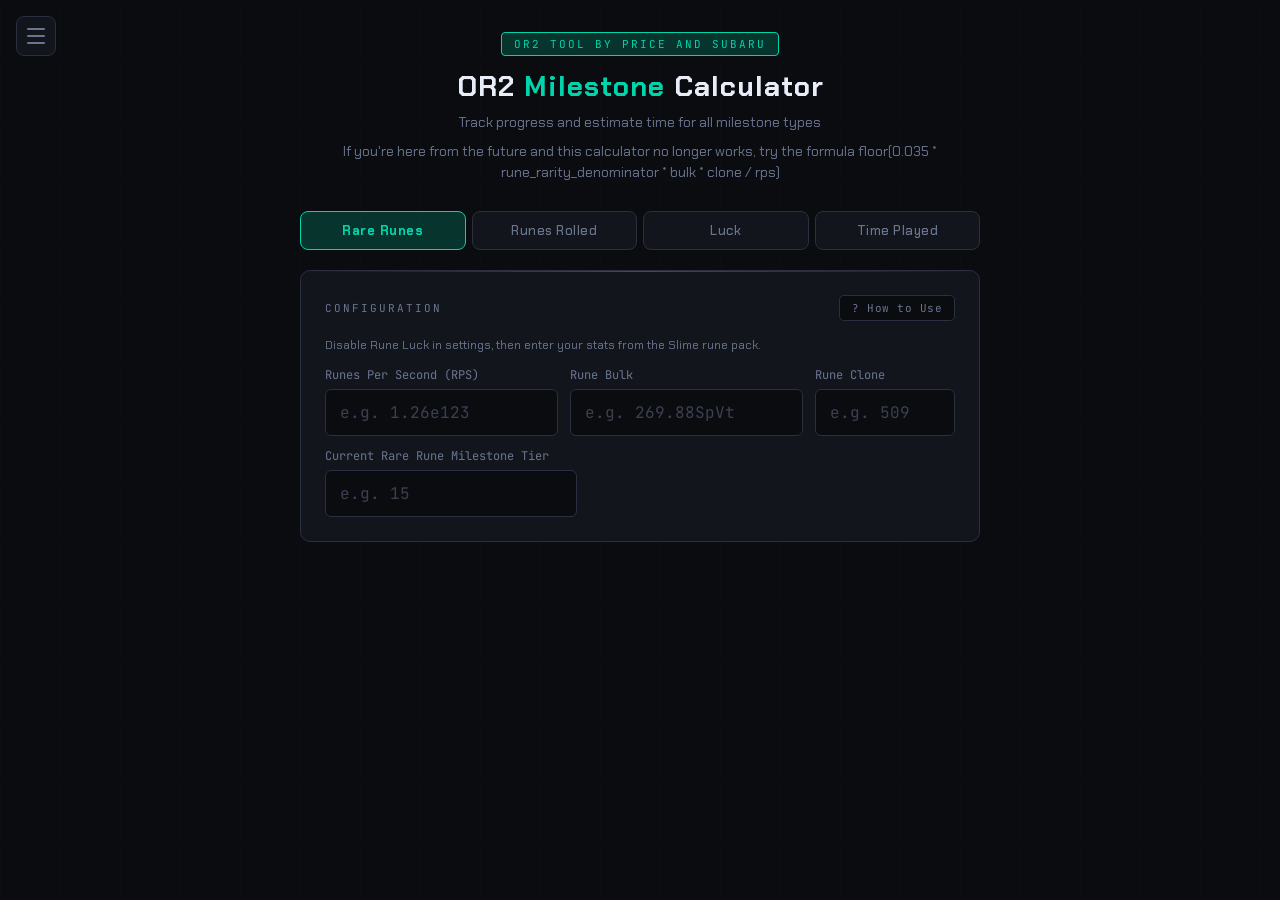
<file: MilestoneCalculator/index.html>
<!DOCTYPE html>
<html lang="en">
<head>
<meta charset="UTF-8">
<meta name="viewport" content="width=device-width, initial-scale=1.0">
<title>Milestone Calculator</title>
<meta property="og:title" content="OR2 Milestone Calculator">
<meta property="og:description" content="Calculate milestone progress for Rare Runes, Runes Rolled, Luck/Rarity, and Time Played in Omega Rarities 2.">
<meta property="og:type" content="website">
<meta name="theme-color" content="#00d4aa">
<link rel="icon" href="data:image/svg+xml,<svg xmlns='http://www.w3.org/2000/svg' viewBox='0 0 64 64'><circle cx='24' cy='20' r='12' fill='%2300d4aa'/><circle cx='40' cy='20' r='12' fill='%2300d4aa'/><circle cx='18' cy='34' r='12' fill='%2300d4aa'/><circle cx='46' cy='34' r='12' fill='%2300d4aa'/><rect x='30' y='38' width='4' height='18' rx='2' fill='%23008866' transform='rotate(8 32 47)'/></svg>">
<link href="https://fonts.googleapis.com/css2?family=Chakra+Petch:wght@400;600;700&family=JetBrains+Mono:wght@400;500;700&display=swap" rel="stylesheet">
<link rel="stylesheet" href="style.css">
</head>
<body>

<div class="sidebar-overlay" id="sidebarOverlay" onclick="toggleSidebar()"></div>
<div class="sidebar" id="sidebar">
  <div class="sidebar-header"><a href="https://pric3l3ss1.github.io/OmegaRarities2/">OR2 TOOLS</a></div>
  <a href="https://pric3l3ss1.github.io/OmegaRarities2/RuneCalculator/" class="sidebar-link">Rune Calculator</a>
  <div class="sidebar-active">Milestone Calculator</div>
</div>
<button class="menu-btn" id="menuBtn" onclick="toggleSidebar()">
  <div class="bar"></div><div class="bar"></div><div class="bar"></div>
</button>

<div class="app">
  <!-- Header -->
  <div class="header">
    <div style="margin-bottom:14px;"><div class="tag">OR2 TOOL BY PRICE AND SUBARU</div></div>
    <h1>OR2 <span>Milestone</span> Calculator</h1>
    <p>Track progress and estimate time for all milestone types</p>
    <p>If you're here from the future and this calculator no longer works, try the formula floor(0.035 * rune_rarity_denominator * bulk * clone / rps)</p>
  </div>

  <div class="tab-bar">
    <button class="tab-btn active" onclick="switchTab('rareRunes')">Rare Runes</button>
    <button class="tab-btn" onclick="switchTab('runesRolled')">Runes Rolled</button>
    <button class="tab-btn" onclick="switchTab('luck')">Luck</button>
    <button class="tab-btn" onclick="switchTab('time')">Time Played</button>
  </div>

  <div id="tab-rareRunes">

    <div class="hidden" id="tutorialModal" onclick="if(event.target===this)toggleTutorial()" style="position:fixed;inset:0;background:rgba(0,0,0,0.75);z-index:200;display:flex;align-items:center;justify-content:center;padding:20px;">
      <div style="background:var(--surface);border:1px solid var(--border-glow);border-radius:12px;max-width:560px;width:100%;max-height:85vh;overflow-y:auto;padding:28px;position:relative;scrollbar-width:thin;scrollbar-color:var(--border) transparent;">
        <button onclick="toggleTutorial()" style="position:absolute;top:16px;right:16px;background:var(--bg);border:1px solid var(--border);border-radius:6px;color:var(--text-dim);font-size:18px;width:32px;height:32px;cursor:pointer;display:flex;align-items:center;justify-content:center;">x</button>
        <h2 style="font-size:20px;color:var(--text-bright);margin-bottom:16px;">How to Use This Tool</h2>

        <h3 style="font-size:14px;color:var(--accent);margin:18px 0 8px;font-family:'JetBrains Mono',monospace;letter-spacing:1px;text-transform:uppercase;">What You Need</h3>
        <ol style="padding-left:20px;font-size:13px;color:var(--text);line-height:1.7;">
          <li style="margin-bottom:8px;">Go to <span style="color:var(--accent);font-weight:600;">Settings</span> and <span style="color:var(--yellow);font-weight:600;">disable Rune Luck</span>.</li>
          <li style="margin-bottom:8px;">Enter your <span style="color:var(--accent);font-weight:600;">RPS</span> (visible on screen), your current rare rune milestone tier, your <span style="color:var(--accent);font-weight:600;">Rune Bulk</span> (from your Profile), and your <span style="color:var(--accent);font-weight:600;">Rune Clone</span> count.</li>
          <li style="margin-bottom:8px;">Set your bulk to the amount it shows, and farm the rune it says to farm. (e.g., Genesis Slime)</li>
        </ol>

        <h3 style="font-size:14px;color:var(--accent);margin:18px 0 8px;font-family:'JetBrains Mono',monospace;letter-spacing:1px;text-transform:uppercase;">Tier Projections</h3>
        <p style="font-size:13px;color:var(--text);line-height:1.7;">Each rare rune milestone tier increases your Rune Speed by 1.13×. The projections table shows what your perfect bulk will be at each future tier, accounting for the speed increase. You should update your bulk after tiering up if your rare rune milestone is no longer increasing.</p>

        <h3 style="font-size:14px;color:var(--accent);margin:18px 0 8px;font-family:'JetBrains Mono',monospace;letter-spacing:1px;text-transform:uppercase;">Thank you</h3>
        <p style="font-size:13px;color:var(--text);line-height:1.7;">Thank you Subaru for helping me make this calculator way more efficient.</p>

        <div style="background:var(--bg);border:1px solid var(--border);border-radius:6px;padding:12px 14px;margin:12px 0;font-size:12px;color:var(--text-dim);line-height:1.6;">
          <strong style="color:var(--yellow);">Important:</strong> Make sure to press ENTER after typing your bulk, otherwise it won't save.
        </div>
      </div>
    </div>

    <div class="panel">
      <div class="panel-title" style="display:flex;justify-content:space-between;align-items:center;">
        <span>Configuration</span>
        <button onclick="toggleTutorial()" style="font-family:'JetBrains Mono',monospace;font-size:11px;padding:5px 12px;border-radius:5px;border:1px solid var(--border);background:var(--bg);color:var(--text-dim);cursor:pointer;letter-spacing:0.5px;">? How to Use</button>
      </div>
      <div style="font-size:12px;color:var(--text-dim);margin-bottom:14px;">Disable Rune Luck in settings, then enter your stats from the Slime rune pack.</div>
      <div class="input-row">
        <div class="input-group">
          <label>Runes Per Second (RPS)</label>
          <input type="text" id="rr-rps" placeholder="e.g. 1.26e123" autocomplete="off" oninput="rrCalc()">
        </div>
        <div class="input-group">
          <label>Rune Bulk</label>
          <input type="text" id="rr-bulk" placeholder="e.g. 269.88SpVt" autocomplete="off" oninput="rrCalc()">
        </div>
        <div class="input-group" style="flex:0.4">
          <label>Rune Clone</label>
          <input type="text" id="rr-clone" placeholder="e.g. 509" autocomplete="off" oninput="rrCalc()">
        </div>
      </div>
      <div class="input-row" style="margin-top:12px;">
        <div class="input-group" style="flex:0.4">
          <label>Current Rare Rune Milestone Tier</label>
          <input type="text" placeholder="e.g. 15" id="rr-tierInput" value="" autocomplete="off" oninput="rrCalc()">
        </div>
      </div>
    </div>

    <div class="hidden" id="rr-resultPanel">
      <div class="summary-banner" id="rr-resultBanner"></div>
      <div class="panel">
        <div class="panel-title">Projected Bulk Per Tier</div>
        <div style="font-size:12px;color:var(--text-dim);margin-bottom:14px;">Each tier multiplies rune speed by 1.13×, so your perfect bulk decreases at each tier-up.</div>
        <div class="tier-table" id="rr-projectionsTable"></div>
      </div>
    </div>
  </div>

  <div id="tab-runesRolled" class="hidden">
    <div class="panel">
      <div class="panel-title">Configuration</div>
      <div class="input-row">
        <div class="input-group">
          <label>Current Runes Rolled</label>
          <input type="text" id="rolled-current" placeholder="e.g. 6.4e96" autocomplete="off" oninput="rolledCalc()">
        </div>
        <div class="input-group">
          <label>Runes Per Second (RPS)</label>
          <input type="text" id="rolled-rps" placeholder="e.g. 2.8B" autocomplete="off" oninput="rolledCalc()">
        </div>
      </div>
    </div>
    <div id="rolled-results">
      <div class="summary-banner" id="rolled-summary"></div>
      <div class="panel">
        <div class="panel-title">Tier Breakdown</div>
        <div class="tier-table" id="rolled-table"></div>
      </div>
    </div>
  </div>

  <div id="tab-luck" class="hidden">
    <div class="panel">
      <div class="panel-title">Configuration</div>
      <div class="input-row">
        <div class="input-group">
          <label>Current Rarity</label>
          <input type="text" id="luck-rarity" placeholder="e.g. 739" autocomplete="off" oninput="luckCalc()">
        </div>
      </div>
    </div>
    <div id="luck-results">
      <div class="summary-banner" id="luck-summary"></div>
      <div class="panel">
        <div class="panel-title">Tier Breakdown</div>
        <div style="font-size:12px;color:var(--text-dim);margin-bottom:14px;">Each tier requires a specific rarity level. Boost: 3^(tier-1) Luck multiplier.</div>
        <div class="tier-table" id="luck-table"></div>
      </div>
    </div>
  </div>

  <div id="tab-time" class="hidden">
    <div class="panel">
      <div class="panel-title">Configuration</div>
      <div class="input-row">
        <div class="input-group">
          <label>Time Played (e.g. 10d8h43m8s, or 857342)</label>
          <input type="text" id="time-current" placeholder="e.g. 10d8h43m or 857342" autocomplete="off" oninput="timeCalc()">
        </div>
      </div>
    </div>
    <div id="time-results">
      <div class="summary-banner" id="time-summary"></div>
      <div class="panel">
        <div class="panel-title">Tier Breakdown</div>
        <div style="font-size:12px;color:var(--text-dim);margin-bottom:14px;">Each tier grants +1 Walkspeed. Fixed time thresholds.</div>
        <div class="tier-table" id="time-table"></div>
      </div>
    </div>
  </div>

</div>

<script src="script.js"></script>
</body>
</html>
</file>
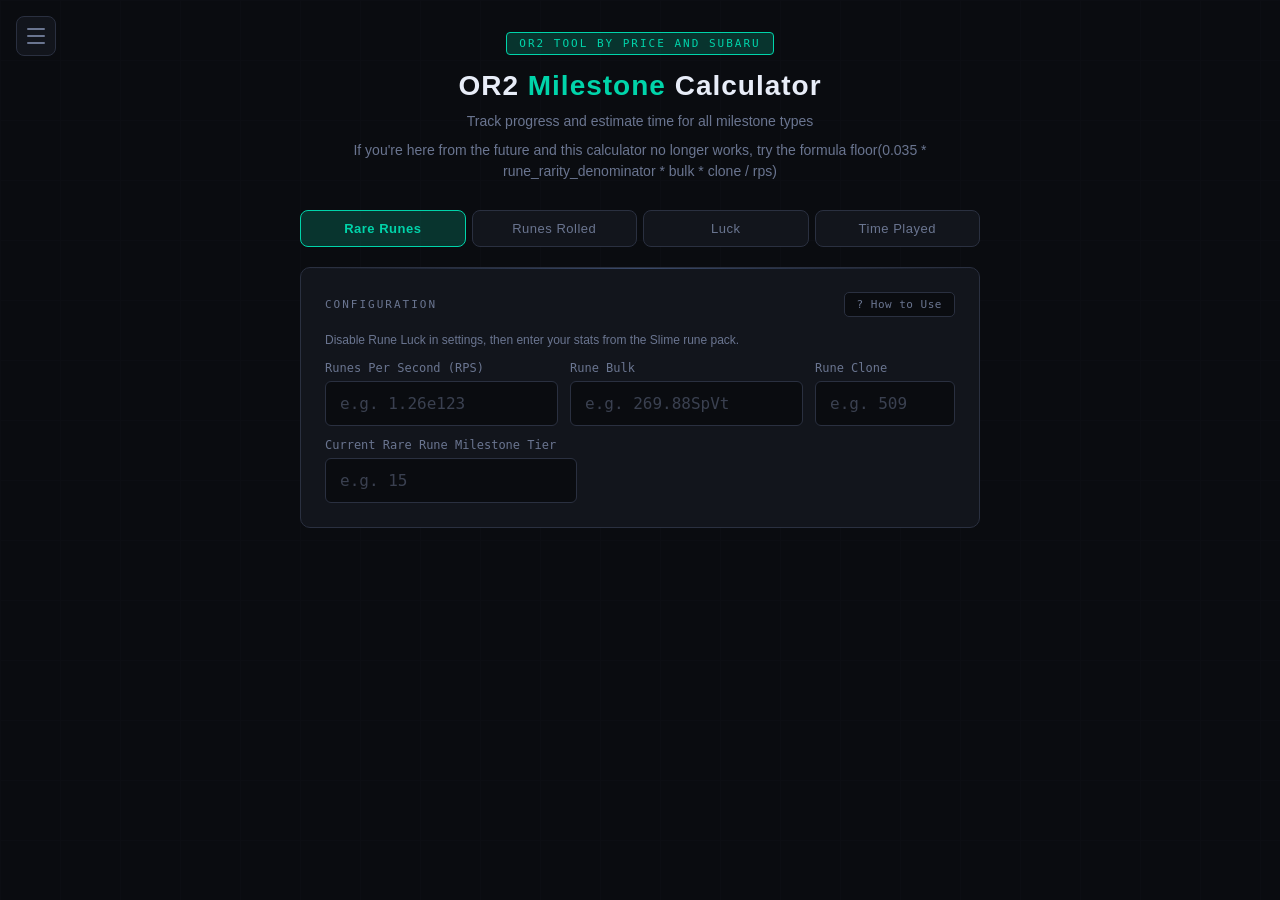
<file: RareRuneCalc/index.html>
<!DOCTYPE html>
<html>
<head>
  <meta http-equiv="refresh" content="0; url=https://pric3l3ss1.github.io/OmegaRarities2/MilestoneCalculator/">
  <script>window.location.href = "https://pric3l3ss1.github.io/OmegaRarities2/MilestoneCalculator/";</script>
</head>
<body></body>
</html>
</file>
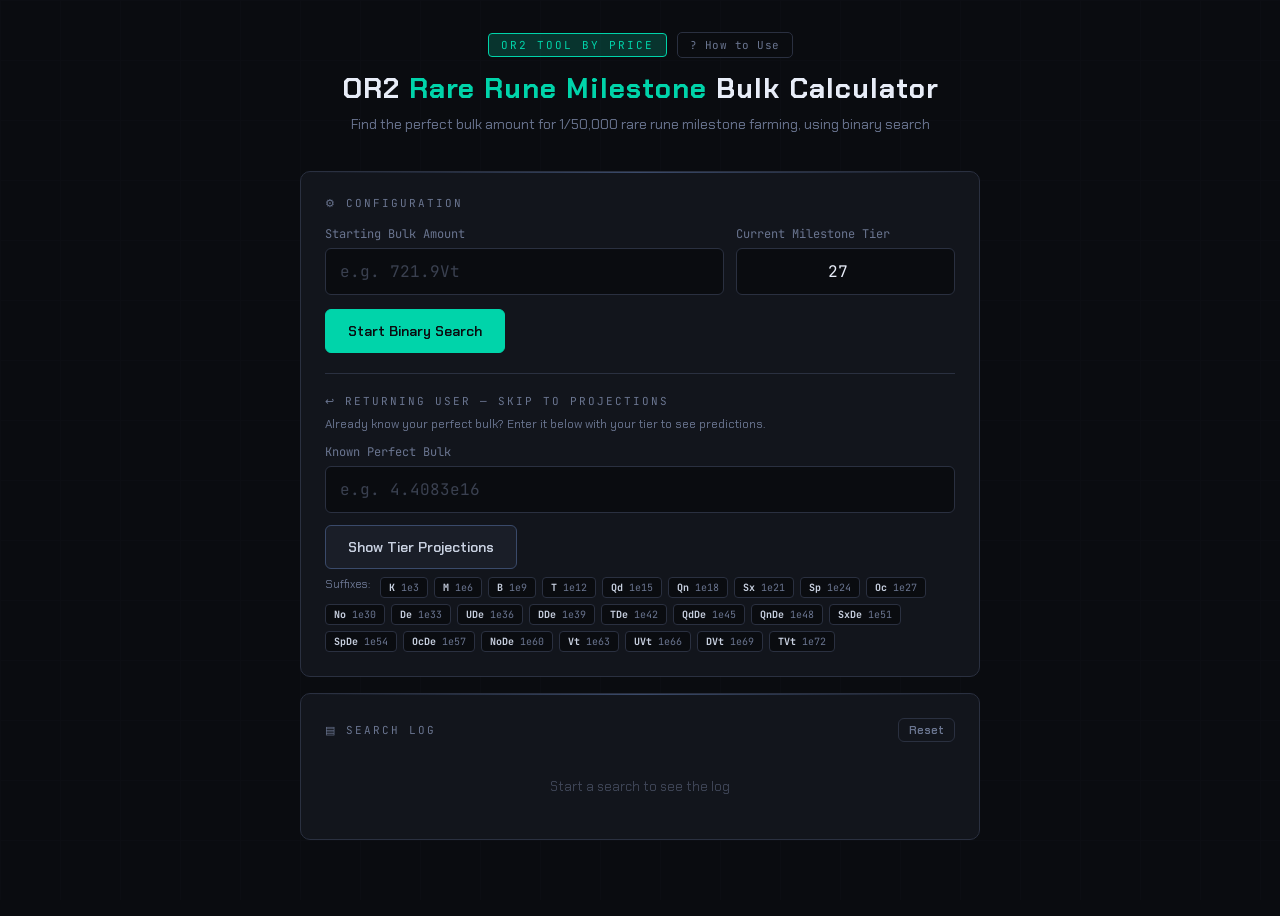
<file: omega-rarities-bulk-finder.html>
<!DOCTYPE html>
<html lang="en">
<head>
<meta charset="UTF-8">
<meta name="viewport" content="width=device-width, initial-scale=1.0">
<title>OR2 TOOL — Rare Rune Milestone Bulk Calculator</title>
<link href="https://fonts.googleapis.com/css2?family=Chakra+Petch:wght@400;600;700&family=JetBrains+Mono:wght@400;500;700&display=swap" rel="stylesheet">
<style>
  :root {
    --bg: #0a0c10;
    --surface: #12151c;
    --surface2: #1a1e28;
    --border: #2a3040;
    --border-glow: #3a4a6a;
    --text: #c8d0e0;
    --text-dim: #6a7590;
    --text-bright: #e8edf8;
    --accent: #00d4aa;
    --accent-dim: #00d4aa33;
    --accent-glow: #00d4aa66;
    --red: #ff4466;
    --red-dim: #ff446633;
    --yellow: #ffaa22;
    --yellow-dim: #ffaa2233;
    --blue: #4488ff;
    --blue-dim: #4488ff22;
  }

  * { margin: 0; padding: 0; box-sizing: border-box; }

  body {
    background: var(--bg);
    color: var(--text);
    font-family: 'Chakra Petch', sans-serif;
    min-height: 100vh;
    overflow-x: hidden;
  }

  /* Subtle grid bg */
  body::before {
    content: '';
    position: fixed;
    inset: 0;
    background-image:
      linear-gradient(var(--border) 1px, transparent 1px),
      linear-gradient(90deg, var(--border) 1px, transparent 1px);
    background-size: 60px 60px;
    opacity: 0.08;
    pointer-events: none;
    z-index: 0;
  }

  .app {
    position: relative;
    z-index: 1;
    max-width: 720px;
    margin: 0 auto;
    padding: 32px 20px 60px;
  }

  /* Header */
  .header {
    text-align: center;
    margin-bottom: 36px;
  }

  .header .tag {
    display: inline-block;
    font-family: 'JetBrains Mono', monospace;
    font-size: 11px;
    letter-spacing: 2px;
    text-transform: uppercase;
    color: var(--accent);
    background: var(--accent-dim);
    border: 1px solid var(--accent);
    border-radius: 4px;
    padding: 4px 12px;
  }

  .header h1 {
    font-size: 28px;
    font-weight: 700;
    color: var(--text-bright);
    letter-spacing: 1px;
    line-height: 1.2;
  }

  .header h1 span {
    color: var(--accent);
  }

  .header p {
    margin-top: 8px;
    font-size: 14px;
    color: var(--text-dim);
    line-height: 1.5;
  }

  /* Panels */
  .panel {
    background: var(--surface);
    border: 1px solid var(--border);
    border-radius: 10px;
    padding: 24px;
    margin-bottom: 16px;
    position: relative;
    overflow: hidden;
  }

  .panel::before {
    content: '';
    position: absolute;
    top: 0; left: 0; right: 0;
    height: 1px;
    background: linear-gradient(90deg, transparent, var(--border-glow), transparent);
  }

  .panel-title {
    font-family: 'JetBrains Mono', monospace;
    font-size: 11px;
    letter-spacing: 2px;
    text-transform: uppercase;
    color: var(--text-dim);
    margin-bottom: 16px;
  }

  /* Input row */
  .input-row {
    display: flex;
    gap: 12px;
    align-items: flex-end;
  }

  .input-group {
    flex: 1;
  }

  .input-group label {
    display: block;
    font-size: 12px;
    color: var(--text-dim);
    margin-bottom: 6px;
    font-family: 'JetBrains Mono', monospace;
  }

  .input-group input {
    width: 100%;
    background: var(--bg);
    border: 1px solid var(--border);
    border-radius: 6px;
    padding: 12px 14px;
    font-family: 'JetBrains Mono', monospace;
    font-size: 16px;
    color: var(--text-bright);
    outline: none;
    transition: border-color 0.2s;
  }

  .input-group input:focus {
    border-color: var(--accent);
    box-shadow: 0 0 0 3px var(--accent-dim);
  }

  .input-group input::placeholder {
    color: var(--text-dim);
    opacity: 0.5;
  }

  .btn {
    font-family: 'Chakra Petch', sans-serif;
    font-weight: 600;
    font-size: 14px;
    padding: 12px 22px;
    border-radius: 6px;
    border: 1px solid;
    cursor: pointer;
    transition: all 0.15s;
    white-space: nowrap;
  }

  .btn:active { transform: scale(0.97); }

  .btn-primary {
    background: var(--accent);
    border-color: var(--accent);
    color: var(--bg);
  }
  .btn-primary:hover { box-shadow: 0 0 16px var(--accent-glow); }

  .btn-reset {
    background: transparent;
    border-color: var(--border);
    color: var(--text-dim);
  }
  .btn-reset:hover { border-color: var(--text-dim); color: var(--text); }

  /* Search state */
  .search-state {
    display: flex;
    align-items: center;
    gap: 16px;
    padding: 16px 20px;
    background: var(--surface2);
    border-radius: 8px;
    margin-bottom: 20px;
  }

  .current-test {
    flex: 1;
  }

  .current-test .label {
    font-size: 11px;
    font-family: 'JetBrains Mono', monospace;
    color: var(--text-dim);
    letter-spacing: 1px;
    text-transform: uppercase;
  }

  .current-test .value {
    font-family: 'JetBrains Mono', monospace;
    font-size: 26px;
    font-weight: 700;
    color: var(--accent);
    margin-top: 2px;
  }

  .current-test .raw {
    font-family: 'JetBrains Mono', monospace;
    font-size: 11px;
    color: var(--text-dim);
    margin-top: 2px;
  }

  .step-badge {
    font-family: 'JetBrains Mono', monospace;
    font-size: 12px;
    color: var(--text-dim);
    background: var(--bg);
    border: 1px solid var(--border);
    border-radius: 6px;
    padding: 6px 12px;
    text-align: center;
    line-height: 1.4;
  }
  .step-badge strong {
    display: block;
    font-size: 20px;
    color: var(--text-bright);
  }

  /* Range bar */
  .range-bar {
    margin-bottom: 20px;
  }

  .range-labels {
    display: flex;
    justify-content: space-between;
    font-family: 'JetBrains Mono', monospace;
    font-size: 11px;
    color: var(--text-dim);
    margin-bottom: 6px;
  }

  .range-track {
    position: relative;
    height: 8px;
    background: var(--bg);
    border-radius: 4px;
    overflow: hidden;
  }

  .range-fill {
    position: absolute;
    height: 100%;
    background: linear-gradient(90deg, var(--red), var(--yellow), var(--accent));
    border-radius: 4px;
    transition: left 0.3s, width 0.3s;
  }

  .range-marker {
    position: absolute;
    top: -4px;
    width: 3px;
    height: 16px;
    background: var(--text-bright);
    border-radius: 2px;
    transform: translateX(-50%);
    transition: left 0.3s;
    box-shadow: 0 0 8px rgba(255,255,255,0.3);
  }

  /* Buttons row */
  .decision-row {
    display: flex;
    gap: 12px;
  }

  .btn-too-low {
    flex: 1;
    background: var(--red-dim);
    border-color: var(--red);
    color: var(--red);
    font-size: 15px;
    padding: 14px;
  }
  .btn-too-low:hover { background: #ff446644; box-shadow: 0 0 12px var(--red-dim); }

  .btn-perfect {
    flex: 1;
    background: var(--accent-dim);
    border-color: var(--accent);
    color: var(--accent);
    font-size: 15px;
    padding: 14px;
  }
  .btn-perfect:hover { background: #00d4aa44; box-shadow: 0 0 12px var(--accent-dim); }

  .btn-too-high {
    flex: 1;
    background: var(--yellow-dim);
    border-color: var(--yellow);
    color: var(--yellow);
    font-size: 15px;
    padding: 14px;
  }
  .btn-too-high:hover { background: #ffaa2244; box-shadow: 0 0 12px var(--yellow-dim); }

  /* Log */
  .log {
    max-height: 300px;
    overflow-y: auto;
    scrollbar-width: thin;
    scrollbar-color: var(--border) transparent;
  }

  .log-entry {
    display: flex;
    align-items: center;
    gap: 12px;
    padding: 10px 0;
    border-bottom: 1px solid var(--border);
    font-family: 'JetBrains Mono', monospace;
    font-size: 13px;
    animation: fadeIn 0.2s ease;
  }

  .log-entry:last-child { border-bottom: none; }

  @keyframes fadeIn {
    from { opacity: 0; transform: translateY(-4px); }
    to { opacity: 1; transform: translateY(0); }
  }

  .log-step {
    color: var(--text-dim);
    min-width: 24px;
    text-align: center;
  }

  .log-value {
    flex: 1;
    color: var(--text-bright);
  }

  .log-result {
    font-size: 11px;
    letter-spacing: 1px;
    text-transform: uppercase;
    padding: 3px 8px;
    border-radius: 4px;
    font-weight: 600;
  }

  .log-result.low {
    color: var(--red);
    background: var(--red-dim);
  }
  .log-result.high {
    color: var(--yellow);
    background: var(--yellow-dim);
  }
  .log-result.found {
    color: var(--accent);
    background: var(--accent-dim);
  }

  .empty-log {
    text-align: center;
    color: var(--text-dim);
    font-size: 13px;
    padding: 20px;
    opacity: 0.5;
  }

  /* Found state */
  .found-banner {
    text-align: center;
    padding: 28px 20px;
    background: linear-gradient(135deg, #00d4aa11, #00d4aa22);
    border: 1px solid var(--accent);
    border-radius: 10px;
    margin-bottom: 16px;
    animation: glowPulse 2s ease-in-out infinite;
  }

  @keyframes glowPulse {
    0%, 100% { box-shadow: 0 0 20px var(--accent-dim); }
    50% { box-shadow: 0 0 40px var(--accent-glow); }
  }

  .found-banner .icon { font-size: 32px; margin-bottom: 8px; }
  .found-banner h2 {
    font-size: 20px;
    color: var(--accent);
    margin-bottom: 4px;
  }
  .found-banner .bulk-value {
    font-family: 'JetBrains Mono', monospace;
    font-size: 32px;
    font-weight: 700;
    color: var(--text-bright);
    margin: 8px 0;
  }
  .found-banner .raw-value {
    font-family: 'JetBrains Mono', monospace;
    font-size: 13px;
    color: var(--text-dim);
  }

  .btn-copy {
    font-family: 'JetBrains Mono', monospace;
    font-size: 11px;
    padding: 5px 10px;
    border-radius: 5px;
    border: 1px solid var(--border);
    background: var(--bg);
    color: var(--text-dim);
    cursor: pointer;
    transition: all 0.15s;
    white-space: nowrap;
    flex-shrink: 0;
  }
  .btn-copy:hover {
    border-color: var(--accent);
    color: var(--accent);
  }
  .btn-copy.copied {
    border-color: var(--accent);
    color: var(--accent);
    background: var(--accent-dim);
  }

  .btn-refine {
    margin-top: 16px;
    font-family: 'Chakra Petch', sans-serif;
    font-weight: 600;
    font-size: 13px;
    padding: 10px 20px;
    border-radius: 6px;
    border: 1px solid var(--border-glow);
    background: var(--surface2);
    color: var(--text);
    cursor: pointer;
    transition: all 0.15s;
  }
  .btn-refine:hover {
    border-color: var(--accent);
    color: var(--accent);
    box-shadow: 0 0 12px var(--accent-dim);
  }

  /* Info panel */
  .info-grid {
    display: grid;
    grid-template-columns: 1fr 1fr;
    gap: 12px;
  }

  .info-item {
    background: var(--bg);
    border-radius: 6px;
    padding: 12px;
  }

  .info-item .label {
    font-size: 11px;
    font-family: 'JetBrains Mono', monospace;
    color: var(--text-dim);
    letter-spacing: 1px;
    text-transform: uppercase;
  }

  .info-item .val {
    font-family: 'JetBrains Mono', monospace;
    font-size: 15px;
    color: var(--text-bright);
    margin-top: 4px;
  }

  /* Suffix reference */
  .suffix-ref {
    margin-top: 8px;
    display: flex;
    flex-wrap: wrap;
    gap: 6px;
  }

  .suffix-chip {
    font-family: 'JetBrains Mono', monospace;
    font-size: 10px;
    background: var(--bg);
    border: 1px solid var(--border);
    border-radius: 4px;
    padding: 3px 8px;
    color: var(--text-dim);
  }

  .suffix-chip strong {
    color: var(--text);
  }

  /* Projections table */
  .projections-table {
    display: flex;
    flex-direction: column;
    gap: 2px;
  }

  .proj-row {
    display: flex;
    align-items: center;
    gap: 8px;
    padding: 9px 12px;
    background: var(--bg);
    border-radius: 6px;
    font-family: 'JetBrains Mono', monospace;
    font-size: 13px;
  }

  .proj-row.current {
    background: var(--accent-dim);
    border: 1px solid var(--accent);
  }

  .proj-tier {
    min-width: 52px;
    color: var(--text-dim);
    font-size: 12px;
  }

  .proj-tier strong {
    color: var(--text-bright);
  }

  .proj-bulk {
    flex: 1;
    color: var(--accent);
    font-weight: 500;
  }

  .proj-short {
    color: var(--text-dim);
    font-size: 11px;
    min-width: 70px;
    text-align: right;
  }

  .proj-multi {
    color: var(--text-dim);
    font-size: 11px;
    min-width: 60px;
    text-align: right;
  }

  .proj-runes {
    color: var(--yellow);
    font-size: 11px;
    min-width: 72px;
    text-align: right;
    opacity: 0.85;
  }

  .proj-row.current .proj-tier { color: var(--accent); }
  .proj-row.current .proj-bulk { color: var(--text-bright); }

  .hidden { display: none !important; }

  .divider {
    height: 1px;
    background: var(--border);
    margin: 20px 0;
    position: relative;
  }

  .btn-secondary {
    font-family: 'Chakra Petch', sans-serif;
    font-weight: 600;
    font-size: 14px;
    padding: 12px 22px;
    border-radius: 6px;
    border: 1px solid var(--border-glow);
    background: var(--surface2);
    color: var(--text);
    cursor: pointer;
    transition: all 0.15s;
  }
  .btn-secondary:hover {
    border-color: var(--accent);
    color: var(--accent);
    box-shadow: 0 0 12px var(--accent-dim);
  }
  .btn-secondary:active { transform: scale(0.97); }

  /* Tutorial modal */
  .modal-overlay {
    position: fixed;
    inset: 0;
    background: rgba(0,0,0,0.75);
    z-index: 100;
    display: flex;
    align-items: center;
    justify-content: center;
    padding: 20px;
    animation: fadeOverlay 0.2s ease;
  }

  @keyframes fadeOverlay {
    from { opacity: 0; }
    to { opacity: 1; }
  }

  .modal {
    background: var(--surface);
    border: 1px solid var(--border-glow);
    border-radius: 12px;
    max-width: 560px;
    width: 100%;
    max-height: 85vh;
    overflow-y: auto;
    padding: 28px;
    position: relative;
    animation: slideUp 0.25s ease;
    scrollbar-width: thin;
    scrollbar-color: var(--border) transparent;
  }

  @keyframes slideUp {
    from { opacity: 0; transform: translateY(16px); }
    to { opacity: 1; transform: translateY(0); }
  }

  .modal-close {
    position: absolute;
    top: 16px;
    right: 16px;
    background: var(--bg);
    border: 1px solid var(--border);
    border-radius: 6px;
    color: var(--text-dim);
    font-size: 18px;
    width: 32px;
    height: 32px;
    cursor: pointer;
    display: flex;
    align-items: center;
    justify-content: center;
    transition: all 0.15s;
  }
  .modal-close:hover { border-color: var(--text-dim); color: var(--text); }

  .modal h2 {
    font-size: 20px;
    color: var(--text-bright);
    margin-bottom: 16px;
  }

  .modal h3 {
    font-size: 14px;
    color: var(--accent);
    margin: 18px 0 8px;
    font-family: 'JetBrains Mono', monospace;
    letter-spacing: 1px;
    text-transform: uppercase;
  }

  .modal p, .modal li {
    font-size: 13px;
    color: var(--text);
    line-height: 1.7;
  }

  .modal ol {
    padding-left: 20px;
    margin: 0;
  }

  .modal li {
    margin-bottom: 8px;
  }

  .modal .highlight {
    color: var(--accent);
    font-weight: 600;
  }

  .modal .warn {
    color: var(--yellow);
    font-weight: 600;
  }

  .modal .tip-box {
    background: var(--bg);
    border: 1px solid var(--border);
    border-radius: 6px;
    padding: 12px 14px;
    margin: 12px 0;
    font-size: 12px;
    color: var(--text-dim);
    line-height: 1.6;
  }

  .modal .tip-box strong {
    color: var(--yellow);
  }

  .btn-tutorial {
    font-family: 'JetBrains Mono', monospace;
    font-size: 11px;
    padding: 5px 12px;
    border-radius: 5px;
    border: 1px solid var(--border);
    background: var(--bg);
    color: var(--text-dim);
    cursor: pointer;
    transition: all 0.15s;
    letter-spacing: 0.5px;
  }
  .btn-tutorial:hover {
    border-color: var(--accent);
    color: var(--accent);
  }

  /* Responsive */
  @media (max-width: 500px) {
    .decision-row { flex-direction: column; }
    .info-grid { grid-template-columns: 1fr; }
    .current-test .value { font-size: 20px; }
    .input-row { flex-direction: column; }
  }
</style>
</head>
<body>
<div class="app">
  <!-- Header -->
  <div class="header">
    <div style="display:flex;align-items:center;justify-content:center;gap:10px;margin-bottom:14px;">
      <div class="tag">OR2 TOOL BY PRICE</div>
      <button class="btn-tutorial" onclick="toggleTutorial()">? How to Use</button>
    </div>
    <h1>OR2 <span>Rare Rune Milestone</span> Bulk Calculator</h1>
    <p>Find the perfect bulk amount for 1/50,000 rare rune milestone farming, using binary search</p>
  </div>

  <!-- Tutorial Modal -->
  <div class="modal-overlay hidden" id="tutorialModal" onclick="if(event.target===this)toggleTutorial()">
    <div class="modal">
      <button class="modal-close" onclick="toggleTutorial()">✕</button>
      <h2>How to Use This Tool</h2>

      <h3>Before You Start</h3>
      <ol>
        <li>Go to your game <span class="highlight">Settings</span> and <span class="warn">disable Rune Luck</span>. This is critical — rune luck will throw off the results.</li>
        <li>Open your <span class="highlight">Profile Page</span> and find your <span class="highlight">Rune Bulk</span> amount. This is your starting bulk.</li>
        <li>Enter your starting bulk and your current rare rune milestone tier into this tool.</li>
      </ol>

      <h3>The Binary Search Process</h3>
      <p>We're looking for the exact bulk that produces runes at 1/50,000 — the sweet spot where the rare rune milestone counts your drops. The tool uses binary search to find it efficiently.</p>
      <ol>
        <li>Click <span class="highlight">Start Binary Search</span>. The tool will give you a bulk amount to test.</li>
        <li><span class="highlight">Copy</span> the scientific notation value and paste it into your in-game bulk setting.</li>
        <li>Try farming runes for about a minute, then report the result:
          <ul style="margin-top:6px;padding-left:16px;">
            <li><span class="warn">Too Low</span> — You couldn't get the rare rune at all after a minute. Bulk is too small.</li>
            <li><span class="warn">Too High</span> — You got the rare rune, but it didn't count toward your milestone. Bulk is too large.</li>
            <li><span class="highlight">Perfect</span> — You got the rare rune AND it counted toward your milestone! This is the sweet spot.</li>
          </ul>
        </li>
        <li>Repeat until you find the perfect bulk. The tool starts in <span class="highlight">Log Phase</span> (searching by orders of magnitude) then switches to <span class="highlight">Linear Phase</span> once it's narrowed down — so it converges fast even across huge ranges.</li>
      </ol>

      <div class="tip-box">
        <strong>Tip:</strong> After hitting "Perfect", you can click "Refine" to narrow it down even further if you want extra precision. The first "Perfect" is usually good enough though.
      </div>

      <h3>Tier Projections</h3>
      <p>Once you find your perfect bulk, the tool automatically calculates what your bulk should be for the next 8 tiers. Each milestone tier-up increases your rune speed by 1.13×, so your bulk needs to decrease by the same factor to stay at the sweet spot. No need to binary search again!</p>

      <div class="tip-box">
        <strong>Returning user?</strong> If you already know your perfect bulk from a previous session, use the "Skip to Projections" section — enter your known bulk and tier to jump straight to the projection table.
      </div>
    </div>
  </div>

  <!-- Setup Panel -->
  <div class="panel" id="setupPanel">
    <div class="panel-title">⚙ Configuration</div>
    <div class="input-row">
      <div class="input-group">
        <label>Starting Bulk Amount</label>
        <input type="text" id="startInput" placeholder="e.g. 721.9Vt" autocomplete="off" spellcheck="false">
      </div>
      <div class="input-group" style="flex:0.55">
        <label>Current Milestone Tier</label>
        <input type="number" id="tierInput" placeholder="e.g. 27" value="27" min="1" autocomplete="off" style="text-align:center;">
      </div>
    </div>
    <div style="margin-top: 14px; display: flex; gap: 10px;">
      <button class="btn btn-primary" id="startBtn" onclick="startSearch()">Start Binary Search</button>
    </div>

    <div class="divider"></div>

    <div class="panel-title" style="margin-bottom:8px;">↩ Returning User — Skip to Projections</div>
    <div style="font-size:12px;color:var(--text-dim);margin-bottom:12px;">Already know your perfect bulk? Enter it below with your tier to see predictions.</div>
    <div class="input-row">
      <div class="input-group">
        <label>Known Perfect Bulk</label>
        <input type="text" id="knownBulkInput" placeholder="e.g. 4.4083e16" autocomplete="off" spellcheck="false">
      </div>
    </div>
    <div style="margin-top: 12px;">
      <button class="btn btn-secondary" onclick="showProjectionsOnly()">Show Tier Projections</button>
    </div>

    <div class="suffix-ref">
      <span style="font-size:11px;color:var(--text-dim);margin-right:4px;">Suffixes:</span>
      <span class="suffix-chip"><strong>K</strong> 1e3</span>
      <span class="suffix-chip"><strong>M</strong> 1e6</span>
      <span class="suffix-chip"><strong>B</strong> 1e9</span>
      <span class="suffix-chip"><strong>T</strong> 1e12</span>
      <span class="suffix-chip"><strong>Qd</strong> 1e15</span>
      <span class="suffix-chip"><strong>Qn</strong> 1e18</span>
      <span class="suffix-chip"><strong>Sx</strong> 1e21</span>
      <span class="suffix-chip"><strong>Sp</strong> 1e24</span>
      <span class="suffix-chip"><strong>Oc</strong> 1e27</span>
      <span class="suffix-chip"><strong>No</strong> 1e30</span>
      <span class="suffix-chip"><strong>De</strong> 1e33</span>
      <span class="suffix-chip"><strong>UDe</strong> 1e36</span>
      <span class="suffix-chip"><strong>DDe</strong> 1e39</span>
      <span class="suffix-chip"><strong>TDe</strong> 1e42</span>
      <span class="suffix-chip"><strong>QdDe</strong> 1e45</span>
      <span class="suffix-chip"><strong>QnDe</strong> 1e48</span>
      <span class="suffix-chip"><strong>SxDe</strong> 1e51</span>
      <span class="suffix-chip"><strong>SpDe</strong> 1e54</span>
      <span class="suffix-chip"><strong>OcDe</strong> 1e57</span>
      <span class="suffix-chip"><strong>NoDe</strong> 1e60</span>
      <span class="suffix-chip"><strong>Vt</strong> 1e63</span>
      <span class="suffix-chip"><strong>UVt</strong> 1e66</span>
      <span class="suffix-chip"><strong>DVt</strong> 1e69</span>
      <span class="suffix-chip"><strong>TVt</strong> 1e72</span>
    </div>
  </div>

  <!-- Found Banner -->
  <div class="found-banner hidden" id="foundBanner">
    <div class="icon">✦</div>
    <h2>Perfect Bulk Found</h2>
    <div class="bulk-value" id="foundValue">—</div>
    <div class="raw-value" id="foundRaw">—</div>
    <div style="margin-top:6px;font-size:12px;color:var(--text-dim);">at Tier <span id="foundTier">—</span> (Rune Speed ×<span id="foundMulti">—</span>)</div>
    <button class="btn btn-refine" onclick="refineSearch()" id="refineBtn">⟳ Refine — narrow it further</button>
  </div>

  <!-- Tier Projections Panel -->
  <div class="panel hidden" id="projectionsPanel">
    <div class="panel-title">◆ Projected Bulk Per Tier</div>
    <div style="font-size:12px;color:var(--text-dim);margin-bottom:14px;">Each tier-up multiplies rune speed by 1.13×, so divide bulk by 1.13 to keep the same RPS.</div>
    <div class="projections-table" id="projectionsTable"></div>
  </div>

  <!-- Search Panel -->
  <div class="panel hidden" id="searchPanel">
    <div class="panel-title">◈ Active Search</div>

    <div class="search-state">
      <div class="current-test">
        <div class="label">Test This Bulk — <span id="searchMode" style="color:var(--accent);opacity:0.7">LOG PHASE</span></div>
        <div style="display:flex;align-items:center;gap:10px;">
          <div class="value" id="currentValue">—</div>
          <button class="btn-copy" onclick="copyBulk()" id="copyBtn" title="Copy to clipboard">⧉ Copy</button>
        </div>
        <div class="raw" id="currentRaw">—</div>
      </div>
      <div class="step-badge">
        <span>Step</span>
        <strong id="stepNum">1</strong>
      </div>
    </div>

    <div class="range-bar">
      <div class="range-labels">
        <span id="rangeLow">0</span>
        <span id="rangeHigh">—</span>
      </div>
      <div class="range-track">
        <div class="range-fill" id="rangeFill"></div>
        <div class="range-marker" id="rangeMarker"></div>
      </div>
    </div>

    <div class="decision-row">
      <button class="btn btn-too-low" onclick="decide('low')">▼ Too Low<br><span style="font-size:11px;opacity:0.7">Can't get rune (No rune after a minute)</span></button>
      <button class="btn btn-perfect" onclick="decide('found')">★ Perfect<br><span style="font-size:11px;opacity:0.7">1/50K milestone</span></button>
      <button class="btn btn-too-high" onclick="decide('high')">▲ Too High<br><span style="font-size:11px;opacity:0.7">Doesn't count</span></button>
    </div>
  </div>

  <!-- Info Panel -->
  <div class="panel hidden" id="infoPanel">
    <div class="panel-title">◉ Search Bounds</div>
    <div class="info-grid">
      <div class="info-item">
        <div class="label">Low Bound</div>
        <div class="val" id="infoLow">—</div>
      </div>
      <div class="info-item">
        <div class="label">High Bound</div>
        <div class="val" id="infoHigh">—</div>
      </div>
      <div class="info-item">
        <div class="label">Search Space</div>
        <div class="val" id="infoSpace">—</div>
      </div>
      <div class="info-item">
        <div class="label">Convergence</div>
        <div class="val" id="infoConv">—</div>
      </div>
    </div>
  </div>

  <!-- Log Panel -->
  <div class="panel" id="logPanel">
    <div class="panel-title" style="display:flex;justify-content:space-between;align-items:center;">
      <span>▤ Search Log</span>
      <button class="btn btn-reset" style="padding:4px 10px;font-size:11px;" onclick="resetAll()">Reset</button>
    </div>
    <div class="log" id="logList">
      <div class="empty-log">Start a search to see the log</div>
    </div>
  </div>
</div>

<script>
// Suffix system — order matters (longer suffixes first for parsing)
const SUFFIXES = [
  ['TVt', 1e72], ['DVt', 1e69], ['UVt', 1e66], ['Vt', 1e63],
  ['NoDe', 1e60], ['OcDe', 1e57], ['SpDe', 1e54], ['SxDe', 1e51],
  ['QnDe', 1e48], ['QdDe', 1e45], ['TDe', 1e42], ['DDe', 1e39],
  ['UDe', 1e36], ['De', 1e33], ['No', 1e30], ['Oc', 1e27],
  ['Sp', 1e24], ['Sx', 1e21], ['Qn', 1e18], ['Qd', 1e15],
  ['T', 1e12], ['B', 1e9], ['M', 1e6], ['K', 1e3],
];

function parseShort(str) {
  str = str.trim();
  if (!str) return NaN;
  if (/^[\d.]+e\+?\d+$/i.test(str)) return parseFloat(str);
  for (const [suf, mul] of SUFFIXES) {
    const re = new RegExp('^([\\d.]+)\\s*' + suf + '$', 'i');
    const m = str.match(re);
    if (m) return parseFloat(m[1]) * mul;
  }
  const n = parseFloat(str);
  return isNaN(n) ? NaN : n;
}

function toShort(n) {
  if (n === 0) return '0';
  if (n < 0) return '-' + toShort(-n);
  for (const [suf, mul] of SUFFIXES) {
    if (n >= mul) {
      const v = n / mul;
      const s = v.toFixed(2).replace(/\.?0+$/, '');
      return s + suf;
    }
  }
  if (n >= 1) return n.toFixed(2).replace(/\.?0+$/, '');
  return n.toExponential(2);
}

function toSci(n) {
  if (n === 0) return '0';
  return n.toExponential(4);
}

// State
let lo, hi, mid, step, searchLog;
let phase = 'log'; // 'log' = logarithmic phase, 'linear' = linear phase

// Logarithmic phase: binary search in exponent space
// We store lo/hi as log10 values, midpoint = (logLo + logHi) / 2, test = 10^mid
// Linear phase: standard binary search in value space
let logLo, logHi;

function isWithinOneOrder(low, high) {
  if (low <= 0) return false;
  return (Math.log10(high) - Math.log10(low)) <= 1;
}

function computeMid() {
  if (phase === 'log') {
    // Binary search in log-space (exponent space)
    const midExp = (logLo + logHi) / 2;
    return Math.pow(10, midExp);
  } else {
    // Standard linear binary search
    return (lo + hi) / 2;
  }
}

function startSearch() {
  const startVal = parseShort(document.getElementById('startInput').value);
  if (isNaN(startVal) || startVal <= 0) {
    document.getElementById('startInput').style.borderColor = 'var(--red)';
    setTimeout(() => document.getElementById('startInput').style.borderColor = '', 1000);
    return;
  }

  // Initial bounds
  // Low: 1 (can't log10 of 0, and 0 bulk makes no sense)
  // High: starting bulk
  lo = 1;
  hi = startVal;
  logLo = Math.log10(lo);
  logHi = Math.log10(hi);
  phase = 'log';
  step = 1;
  searchLog = [];

  mid = computeMid();

  document.getElementById('searchPanel').classList.remove('hidden');
  document.getElementById('infoPanel').classList.remove('hidden');
  document.getElementById('foundBanner').classList.add('hidden');
  document.getElementById('projectionsPanel').classList.add('hidden');
  document.getElementById('logList').innerHTML = '';

  updateUI();
  document.getElementById('searchPanel').scrollIntoView({ behavior: 'smooth', block: 'start' });
}

function decide(result) {
  const entry = { step, value: mid, short: toShort(mid), sci: toSci(mid), result, phase };
  searchLog.push(entry);

  if (result === 'found') {
    showFound(mid);
    addLogEntry(entry);
    return;
  }

  if (phase === 'log') {
    // Logarithmic phase: adjust in exponent space
    const midExp = (logLo + logHi) / 2;
    if (result === 'low') {
      logLo = midExp;
      lo = Math.pow(10, logLo);
    } else {
      logHi = midExp;
      hi = Math.pow(10, logHi);
    }

    // Check if we've narrowed to within 1 order of magnitude
    if (isWithinOneOrder(Math.pow(10, logLo), Math.pow(10, logHi))) {
      phase = 'linear';
      lo = Math.pow(10, logLo);
      hi = Math.pow(10, logHi);
    }
  } else {
    // Linear phase: standard binary search
    if (result === 'low') {
      lo = mid;
    } else {
      hi = mid;
    }
  }

  step++;
  mid = computeMid();

  addLogEntry(entry);
  updateUI();
}

function copyBulk() {
  const text = document.getElementById('currentValue').textContent;
  navigator.clipboard.writeText(text).then(() => {
    const btn = document.getElementById('copyBtn');
    btn.textContent = '✓ Copied';
    btn.classList.add('copied');
    setTimeout(() => {
      btn.textContent = '⧉ Copy';
      btn.classList.remove('copied');
    }, 1200);
  });
}

function updateUI() {
  // Scientific notation is the big green text, word form below
  document.getElementById('currentValue').textContent = toSci(mid);
  document.getElementById('currentRaw').textContent = toShort(mid);
  document.getElementById('stepNum').textContent = step;

  // Phase indicator
  const modeEl = document.getElementById('searchMode');
  if (phase === 'log') {
    modeEl.textContent = 'LOG PHASE';
    modeEl.style.color = 'var(--accent)';
  } else {
    modeEl.textContent = 'LINEAR PHASE';
    modeEl.style.color = 'var(--yellow)';
  }

  document.getElementById('rangeLow').textContent = lo <= 1 ? '1' : toShort(lo);
  document.getElementById('rangeHigh').textContent = toShort(hi);

  // Range bar — use log scale for display so it looks meaningful
  const origHi = parseShort(document.getElementById('startInput').value);
  const totalLogRange = Math.log10(origHi) - 0; // log10(1) = 0
  const logLoPos = (Math.log10(Math.max(lo, 1)) / totalLogRange) * 100;
  const logHiPos = (Math.log10(hi) / totalLogRange) * 100;
  const logMidPos = (Math.log10(mid) / totalLogRange) * 100;

  document.getElementById('rangeFill').style.left = logLoPos + '%';
  document.getElementById('rangeFill').style.width = Math.max(logHiPos - logLoPos, 0.5) + '%';
  document.getElementById('rangeMarker').style.left = logMidPos + '%';

  // Info
  document.getElementById('infoLow').textContent = lo <= 1 ? '1' : toShort(lo);
  document.getElementById('infoHigh').textContent = toShort(hi);
  document.getElementById('infoSpace').textContent = toShort(hi - lo);

  // Convergence: show orders of magnitude remaining
  const ordersRemaining = Math.log10(hi) - Math.log10(Math.max(lo, 1));
  const totalOrders = Math.log10(origHi);
  const reduction = totalOrders > 0 ? ((1 - ordersRemaining / totalOrders) * 100) : 0;
  document.getElementById('infoConv').textContent = reduction.toFixed(1) + '% (' + ordersRemaining.toFixed(1) + ' OoM left)';
}

function addLogEntry(entry) {
  const logList = document.getElementById('logList');
  const empty = logList.querySelector('.empty-log');
  if (empty) empty.remove();

  const div = document.createElement('div');
  div.className = 'log-entry';

  const resClass = entry.result === 'low' ? 'low' : entry.result === 'high' ? 'high' : 'found';
  const resLabel = entry.result === 'low' ? 'Too Low' : entry.result === 'high' ? 'Too High' : 'Perfect';
  const phaseTag = entry.phase === 'log' ? '⟐' : '⟓';

  div.innerHTML = `
    <span class="log-step">#${entry.step}</span>
    <span class="log-value">${entry.sci} <span style="color:var(--text-dim);font-size:11px;">(${entry.short})</span></span>
    <span class="log-result ${resClass}">${phaseTag} ${resLabel}</span>
  `;

  logList.prepend(div);
}

function runeSpeedMulti(tier) {
  return Math.pow(1.13, tier - 1);
}

let foundBulk = null;

function showFound(val) {
  foundBulk = val;
  const tier = parseInt(document.getElementById('tierInput').value) || 1;

  document.getElementById('searchPanel').classList.add('hidden');
  document.getElementById('foundBanner').classList.remove('hidden');
  document.getElementById('foundValue').textContent = toSci(val);
  document.getElementById('foundRaw').textContent = toShort(val);
  document.getElementById('foundTier').textContent = tier;
  document.getElementById('foundMulti').textContent = runeSpeedMulti(tier).toFixed(2);
  document.getElementById('refineBtn').classList.remove('hidden');

  document.getElementById('infoConv').textContent = '✓ Found';
  document.getElementById('infoSpace').textContent = '0';

  buildProjections(val, tier);
}

function refineSearch() {
  if (foundBulk === null) return;

  // Set up a tight linear search around the found value
  // Use the last known lo/hi if they're close, otherwise ±20% of found
  const margin = foundBulk * 0.2;
  lo = Math.max(1, (lo && lo > foundBulk * 0.5) ? lo : foundBulk - margin);
  hi = (hi && hi < foundBulk * 2) ? hi : foundBulk + margin;
  mid = (lo + hi) / 2;
  phase = 'linear';
  step++;
  foundBulk = null;

  document.getElementById('foundBanner').classList.add('hidden');
  document.getElementById('projectionsPanel').classList.add('hidden');
  document.getElementById('searchPanel').classList.remove('hidden');
  document.getElementById('infoPanel').classList.remove('hidden');

  updateUI();
}

function runesRequired(tier) {
  // Runes needed to reach this tier (i.e. to go from tier to tier+1)
  return Math.ceil(2 * Math.pow(1.5, tier - 1));
}

function buildProjections(perfectBulk, currentTier) {
  const panel = document.getElementById('projectionsPanel');
  const table = document.getElementById('projectionsTable');
  panel.classList.remove('hidden');
  table.innerHTML = '';

  const currentMulti = runeSpeedMulti(currentTier);

  // Header row
  const header = document.createElement('div');
  header.className = 'proj-row';
  header.style.cssText = 'background:transparent;padding:4px 12px;font-size:10px;color:var(--text-dim);letter-spacing:1px;text-transform:uppercase;';
  header.innerHTML = `
    <span class="proj-tier">Tier</span>
    <span class="proj-bulk">Bulk (sci)</span>
    <span class="proj-short">Bulk</span>
    <span class="proj-runes">Runes Req</span>
    <span class="proj-multi">Speed</span>
  `;
  table.appendChild(header);

  // Current tier + next 8
  for (let t = currentTier; t <= currentTier + 8; t++) {
    const newMulti = runeSpeedMulti(t);
    const newBulk = perfectBulk * currentMulti / newMulti;
    const runes = runesRequired(t);

    const row = document.createElement('div');
    row.className = 'proj-row' + (t === currentTier ? ' current' : '');

    const tierLabel = t === currentTier ? `T${t} ★` : `T${t}`;

    row.innerHTML = `
      <span class="proj-tier"><strong>${tierLabel}</strong></span>
      <span class="proj-bulk">${toSci(newBulk)}</span>
      <span class="proj-short">${toShort(newBulk)}</span>
      <span class="proj-runes">${runes.toLocaleString()}</span>
      <span class="proj-multi">×${newMulti.toFixed(2)}</span>
    `;
    table.appendChild(row);
  }
}

function showProjectionsOnly() {
  const bulkVal = parseShort(document.getElementById('knownBulkInput').value);
  const tier = parseInt(document.getElementById('tierInput').value) || 1;

  if (isNaN(bulkVal) || bulkVal <= 0) {
    document.getElementById('knownBulkInput').style.borderColor = 'var(--red)';
    setTimeout(() => document.getElementById('knownBulkInput').style.borderColor = '', 1000);
    return;
  }

  // Hide any active search state
  document.getElementById('searchPanel').classList.add('hidden');
  document.getElementById('infoPanel').classList.add('hidden');

  // Show found banner with the known bulk
  foundBulk = bulkVal;
  document.getElementById('foundBanner').classList.remove('hidden');
  document.getElementById('foundValue').textContent = toSci(bulkVal);
  document.getElementById('foundRaw').textContent = toShort(bulkVal);
  document.getElementById('foundTier').textContent = tier;
  document.getElementById('foundMulti').textContent = runeSpeedMulti(tier).toFixed(2);
  document.getElementById('refineBtn').classList.add('hidden');

  buildProjections(bulkVal, tier);
  document.getElementById('foundBanner').scrollIntoView({ behavior: 'smooth', block: 'start' });
}

function resetAll() {
  document.getElementById('searchPanel').classList.add('hidden');
  document.getElementById('infoPanel').classList.add('hidden');
  document.getElementById('foundBanner').classList.add('hidden');
  document.getElementById('projectionsPanel').classList.add('hidden');
  document.getElementById('logList').innerHTML = '<div class="empty-log">Start a search to see the log</div>';
  lo = hi = mid = 0;
  step = 1;
  searchLog = [];
  phase = 'log';
}

document.getElementById('startInput').addEventListener('keydown', e => {
  if (e.key === 'Enter') startSearch();
});

function toggleTutorial() {
  document.getElementById('tutorialModal').classList.toggle('hidden');
}
</script>
</body>
</html>
</file>
<file: MilestoneCalculator/style.css>
:root {
  --bg: #0a0c10;
  --surface: #12151c;
  --surface2: #1a1e28;
  --border: #2a3040;
  --border-glow: #3a4a6a;
  --text: #c8d0e0;
  --text-dim: #6a7590;
  --text-bright: #e8edf8;
  --accent: #00d4aa;
  --accent-dim: #00d4aa33;
  --accent-glow: #00d4aa66;
  --red: #ff4466;
  --red-dim: #ff446633;
  --yellow: #ffaa22;
  --yellow-dim: #ffaa2233;
  --blue: #4488ff;
  --blue-dim: #4488ff22;
}

* { margin: 0; padding: 0; box-sizing: border-box; }

body {
  background: var(--bg);
  color: var(--text);
  font-family: 'Chakra Petch', sans-serif;
  min-height: 100vh;
  overflow-x: hidden;
}

body::before {
  content: '';
  position: fixed;
  inset: 0;
  background-image:
    linear-gradient(var(--border) 1px, transparent 1px),
    linear-gradient(90deg, var(--border) 1px, transparent 1px);
  background-size: 60px 60px;
  opacity: 0.08;
  pointer-events: none;
  z-index: 0;
}

/* ==================== Layout ==================== */

.app {
  position: relative;
  z-index: 1;
  max-width: 720px;
  margin: 0 auto;
  padding: 32px 20px 60px;
}

/* ==================== Sidebar ==================== */

.sidebar-overlay {
  position: fixed; inset: 0; background: rgba(0,0,0,0.5);
  z-index: 100; display: none;
}
.sidebar-overlay.open { display: block; }

.sidebar {
  position: fixed; top: 0; left: -260px; bottom: 0;
  width: 250px; background: var(--surface);
  border-right: 1px solid var(--border);
  z-index: 101; transition: left 0.25s ease;
  padding: 72px 16px 24px;
  display: flex; flex-direction: column; gap: 8px;
}
.sidebar.open { left: 0; }

.sidebar-header {
  font-family: 'JetBrains Mono', monospace; font-size: 10px;
  letter-spacing: 2px; text-transform: uppercase;
  color: var(--text-dim); margin-bottom: 12px;
  padding-bottom: 12px; border-bottom: 1px solid var(--border);
}
.sidebar-header a { color: var(--text-dim); text-decoration: none; }

.sidebar-link {
  display: block; padding: 10px 14px; border-radius: 8px;
  background: var(--bg); border: 1px solid var(--border);
  font-family: 'Chakra Petch', sans-serif; font-size: 14px;
  font-weight: 500; color: var(--text-dim);
  text-decoration: none; transition: all 0.15s ease;
}
.sidebar-link:hover { border-color: var(--accent); color: var(--accent); }

.sidebar-active {
  display: block; padding: 10px 14px; border-radius: 8px;
  background: var(--accent-dim);
  border: 1px solid rgba(0, 212, 170, 0.25);
  font-family: 'Chakra Petch', sans-serif; font-size: 14px;
  font-weight: 700; color: var(--accent);
}

.menu-btn {
  position: fixed; top: 16px; left: 16px; z-index: 102;
  width: 40px; height: 40px; border-radius: 8px;
  background: var(--surface); border: 1px solid var(--border);
  cursor: pointer; display: flex; flex-direction: column;
  align-items: center; justify-content: center; gap: 5px;
  padding: 0; transition: left 0.25s ease;
}
.menu-btn.open { left: 200px; }
.menu-btn .bar {
  width: 18px; height: 2px; background: var(--text-dim);
  border-radius: 1px; transition: all 0.2s;
}
.menu-btn.open .bar:nth-child(1) { transform: rotate(45deg) translate(5px, 5px); }
.menu-btn.open .bar:nth-child(2) { opacity: 0; }
.menu-btn.open .bar:nth-child(3) { transform: rotate(-45deg) translate(5px, -5px); }

/* ==================== Header ==================== */

.header { text-align: center; margin-bottom: 28px; }
.header .tag {
  display: inline-block;
  font-family: 'JetBrains Mono', monospace;
  font-size: 11px; letter-spacing: 2px; text-transform: uppercase;
  color: var(--accent); background: var(--accent-dim);
  border: 1px solid var(--accent); border-radius: 4px; padding: 4px 12px;
}
.header h1 { font-size: 28px; font-weight: 700; color: var(--text-bright); letter-spacing: 1px; line-height: 1.2; }
.header h1 span { color: var(--accent); }
.header p { margin-top: 8px; font-size: 14px; color: var(--text-dim); line-height: 1.5; }

/* ==================== Panels ==================== */

.panel {
  background: var(--surface);
  border: 1px solid var(--border);
  border-radius: 10px;
  padding: 24px;
  margin-bottom: 16px;
  position: relative;
  overflow: hidden;
}
.panel::before {
  content: '';
  position: absolute;
  top: 0; left: 0; right: 0; height: 1px;
  background: linear-gradient(90deg, transparent, var(--border-glow), transparent);
}
.panel-title {
  font-family: 'JetBrains Mono', monospace;
  font-size: 11px; letter-spacing: 2px; text-transform: uppercase;
  color: var(--text-dim); margin-bottom: 16px;
}

/* ==================== Tabs ==================== */

.tab-bar {
  display: flex; gap: 6px; margin-bottom: 20px;
  flex-wrap: wrap;
}
.tab-btn {
  flex: 1; min-width: 120px;
  padding: 10px 14px; border-radius: 8px;
  border: 1px solid var(--border);
  background: var(--surface);
  cursor: pointer;
  font-family: 'Chakra Petch', sans-serif;
  font-size: 13px; font-weight: 500;
  color: var(--text-dim);
  letter-spacing: 0.5px;
  transition: all 0.15s;
  text-align: center;
}
.tab-btn:hover { border-color: var(--text-dim); color: var(--text); }
.tab-btn.active {
  border-color: var(--accent);
  background: var(--accent-dim);
  color: var(--accent);
  font-weight: 700;
}

/* ==================== Inputs ==================== */

.input-row { display: flex; gap: 12px; align-items: flex-end; flex-wrap: wrap; }
.input-group { flex: 1; min-width: 140px; }
.input-group label {
  display: block; font-size: 12px; color: var(--text-dim);
  margin-bottom: 6px; font-family: 'JetBrains Mono', monospace;
}
.input-group input, .input-group select {
  width: 100%; background: var(--bg);
  border: 1px solid var(--border); border-radius: 6px;
  padding: 12px 14px;
  font-family: 'JetBrains Mono', monospace; font-size: 16px;
  color: var(--text-bright); outline: none;
  transition: border-color 0.2s;
}
.input-group input:focus, .input-group select:focus {
  border-color: var(--accent);
  box-shadow: 0 0 0 3px var(--accent-dim);
}
.input-group input::placeholder { color: var(--text-dim); opacity: 0.5; }
.input-group select option { background: var(--bg); color: var(--text-bright); }

/* ==================== Buttons ==================== */

.btn {
  font-family: 'Chakra Petch', sans-serif; font-weight: 600; font-size: 14px;
  padding: 12px 22px; border-radius: 6px;
  border: 1px solid; cursor: pointer; transition: all 0.15s; white-space: nowrap;
}
.btn:active { transform: scale(0.97); }
.btn-primary {
  background: var(--accent); border-color: var(--accent); color: var(--bg);
}
.btn-primary:hover { box-shadow: 0 0 16px var(--accent-glow); }

.btn-copy {
  font-family: 'JetBrains Mono', monospace; font-size: 11px;
  padding: 5px 10px; border-radius: 5px;
  border: 1px solid var(--border); background: var(--bg);
  color: var(--text-dim); cursor: pointer; transition: all 0.15s;
}
.btn-copy:hover { border-color: var(--accent); color: var(--accent); }
.btn-copy.copied { border-color: var(--accent); color: var(--accent); background: var(--accent-dim); }

.btn-undo {
  font-family: 'JetBrains Mono', monospace; font-size: 11px;
  padding: 6px 14px; border-radius: 5px;
  border: 1px solid var(--border); background: var(--bg);
  color: var(--text-dim); cursor: pointer; transition: all 0.15s;
}
.btn-undo:hover { border-color: var(--red); color: var(--red); }

.btn-reset {
  background: transparent; border-color: var(--border); color: var(--text-dim);
  font-family: 'Chakra Petch', sans-serif; font-weight: 600; font-size: 11px;
  padding: 4px 10px; border-radius: 6px; border: 1px solid var(--border); cursor: pointer;
}
.btn-reset:hover { border-color: var(--text-dim); color: var(--text); }

.btn-too-low { flex: 1; background: var(--red-dim); border-color: var(--red); color: var(--red); font-size: 15px; padding: 14px; }
.btn-too-low:hover { background: #ff446644; }
.btn-perfect { flex: 1; background: var(--accent-dim); border-color: var(--accent); color: var(--accent); font-size: 15px; padding: 14px; }
.btn-perfect:hover { background: #00d4aa44; }
.btn-too-high { flex: 1; background: var(--yellow-dim); border-color: var(--yellow); color: var(--yellow); font-size: 15px; padding: 14px; }
.btn-too-high:hover { background: #ffaa2244; }

/* ==================== Tier Table ==================== */

.tier-table { display: flex; flex-direction: column; gap: 2px; }
.tier-row {
  display: flex; align-items: center; gap: 8px;
  padding: 9px 12px; background: var(--bg);
  border-radius: 6px;
  font-family: 'JetBrains Mono', monospace; font-size: 13px;
}
.tier-row.header-row {
  background: transparent; padding: 4px 12px;
  font-size: 10px; color: var(--text-dim);
  letter-spacing: 1px; text-transform: uppercase;
}
.tier-row.current {
  background: var(--accent-dim); border: 1px solid var(--accent);
}
.tier-row.completed {
  opacity: 0.4;
}
.tier-col { min-width: 50px; }
.tier-col.tier-num { color: var(--text-dim); font-size: 12px; }
.tier-col.tier-num strong { color: var(--text-bright); }
.tier-row.current .tier-num { color: var(--accent); }
.tier-row.current .tier-num strong { color: var(--accent); }
.tier-col.tier-req { flex: 1; color: var(--accent); font-weight: 500; }
.tier-col.tier-boost { min-width: 80px; text-align: right; color: var(--text-dim); font-size: 11px; }
.tier-col.tier-time { min-width: 80px; text-align: right; color: var(--text-bright); font-size: 12px; font-weight: 600; }
.tier-col.tier-time.done { color: var(--accent); }
.tier-col.tier-rps { min-width: 80px; text-align: right; color: var(--blue); font-size: 11px; }

/* ==================== Summary Banner ==================== */

.summary-banner {
  text-align: center; padding: 20px;
  background: linear-gradient(135deg, #00d4aa11, #00d4aa22);
  border: 1px solid var(--accent); border-radius: 10px;
  margin-bottom: 16px;
}
.summary-banner .label {
  font-size: 10px; font-family: 'JetBrains Mono', monospace;
  color: var(--text-dim); letter-spacing: 1px; text-transform: uppercase;
  margin-bottom: 4px;
}
.summary-banner .value {
  font-family: 'JetBrains Mono', monospace;
  font-size: 28px; font-weight: 700; color: var(--text-bright);
}
.summary-banner .sub {
  font-family: 'JetBrains Mono', monospace;
  font-size: 12px; color: var(--text-dim); margin-top: 4px;
}

/* ==================== Misc ==================== */

.hidden { display: none !important; }

.search-state {
  display: flex; align-items: center; gap: 16px;
  padding: 16px 20px; background: var(--surface2);
  border-radius: 8px; margin-bottom: 20px;
}
.current-test { flex: 1; }
.current-test .label {
  font-size: 11px; font-family: 'JetBrains Mono', monospace;
  color: var(--text-dim); letter-spacing: 1px; text-transform: uppercase;
}
.current-test .value {
  font-family: 'JetBrains Mono', monospace;
  font-size: 26px; font-weight: 700; color: var(--accent); margin-top: 2px;
}
.current-test .raw {
  font-family: 'JetBrains Mono', monospace;
  font-size: 11px; color: var(--text-dim); margin-top: 2px;
}
.step-badge {
  font-family: 'JetBrains Mono', monospace; font-size: 12px;
  color: var(--text-dim); background: var(--bg);
  border: 1px solid var(--border); border-radius: 6px;
  padding: 6px 12px; text-align: center; line-height: 1.4;
}
.step-badge strong { display: block; font-size: 20px; color: var(--text-bright); }

.range-bar { margin-bottom: 20px; }
.range-labels {
  display: flex; justify-content: space-between;
  font-family: 'JetBrains Mono', monospace; font-size: 11px;
  color: var(--text-dim); margin-bottom: 6px;
}
.range-track {
  position: relative; height: 8px;
  background: var(--bg); border-radius: 4px; overflow: hidden;
}
.range-fill {
  position: absolute; height: 100%;
  background: linear-gradient(90deg, var(--red), var(--yellow), var(--accent));
  border-radius: 4px; transition: left 0.3s, width 0.3s;
}
.range-marker {
  position: absolute; top: -4px; width: 3px; height: 16px;
  background: var(--text-bright); border-radius: 2px;
  transform: translateX(-50%); transition: left 0.3s;
  box-shadow: 0 0 8px rgba(255,255,255,0.3);
}

.decision-row { display: flex; gap: 12px; }

.suffix-ref {
  margin-top: 8px; display: flex; flex-wrap: wrap; gap: 6px;
}
.suffix-chip {
  font-family: 'JetBrains Mono', monospace; font-size: 10px;
  background: var(--bg); border: 1px solid var(--border);
  border-radius: 4px; padding: 3px 8px; color: var(--text-dim);
}
.suffix-chip strong { color: var(--text); }

.log { max-height: 300px; overflow-y: auto; scrollbar-width: thin; scrollbar-color: var(--border) transparent; }
.log-entry {
  display: flex; align-items: center; gap: 12px;
  padding: 10px 0; border-bottom: 1px solid var(--border);
  font-family: 'JetBrains Mono', monospace; font-size: 13px;
  animation: fadeIn 0.2s ease;
}
.log-entry:last-child { border-bottom: none; }
@keyframes fadeIn { from { opacity: 0; transform: translateY(-4px); } to { opacity: 1; transform: translateY(0); } }
.log-step { color: var(--text-dim); min-width: 24px; text-align: center; }
.log-value { flex: 1; color: var(--text-bright); }
.log-result { font-size: 11px; letter-spacing: 1px; text-transform: uppercase; padding: 3px 8px; border-radius: 4px; font-weight: 600; }
.log-result.low { color: var(--red); background: var(--red-dim); }
.log-result.high { color: var(--yellow); background: var(--yellow-dim); }
.log-result.found { color: var(--accent); background: var(--accent-dim); }
.empty-log { text-align: center; color: var(--text-dim); font-size: 13px; padding: 20px; opacity: 0.5; }

/* ==================== Responsive ==================== */

@media (max-width: 500px) {
  .decision-row { flex-direction: column; }
  .input-row { flex-direction: column; }
  .tab-bar { gap: 4px; }
  .tab-btn { min-width: 0; padding: 8px 10px; font-size: 12px; }
}
</file>
